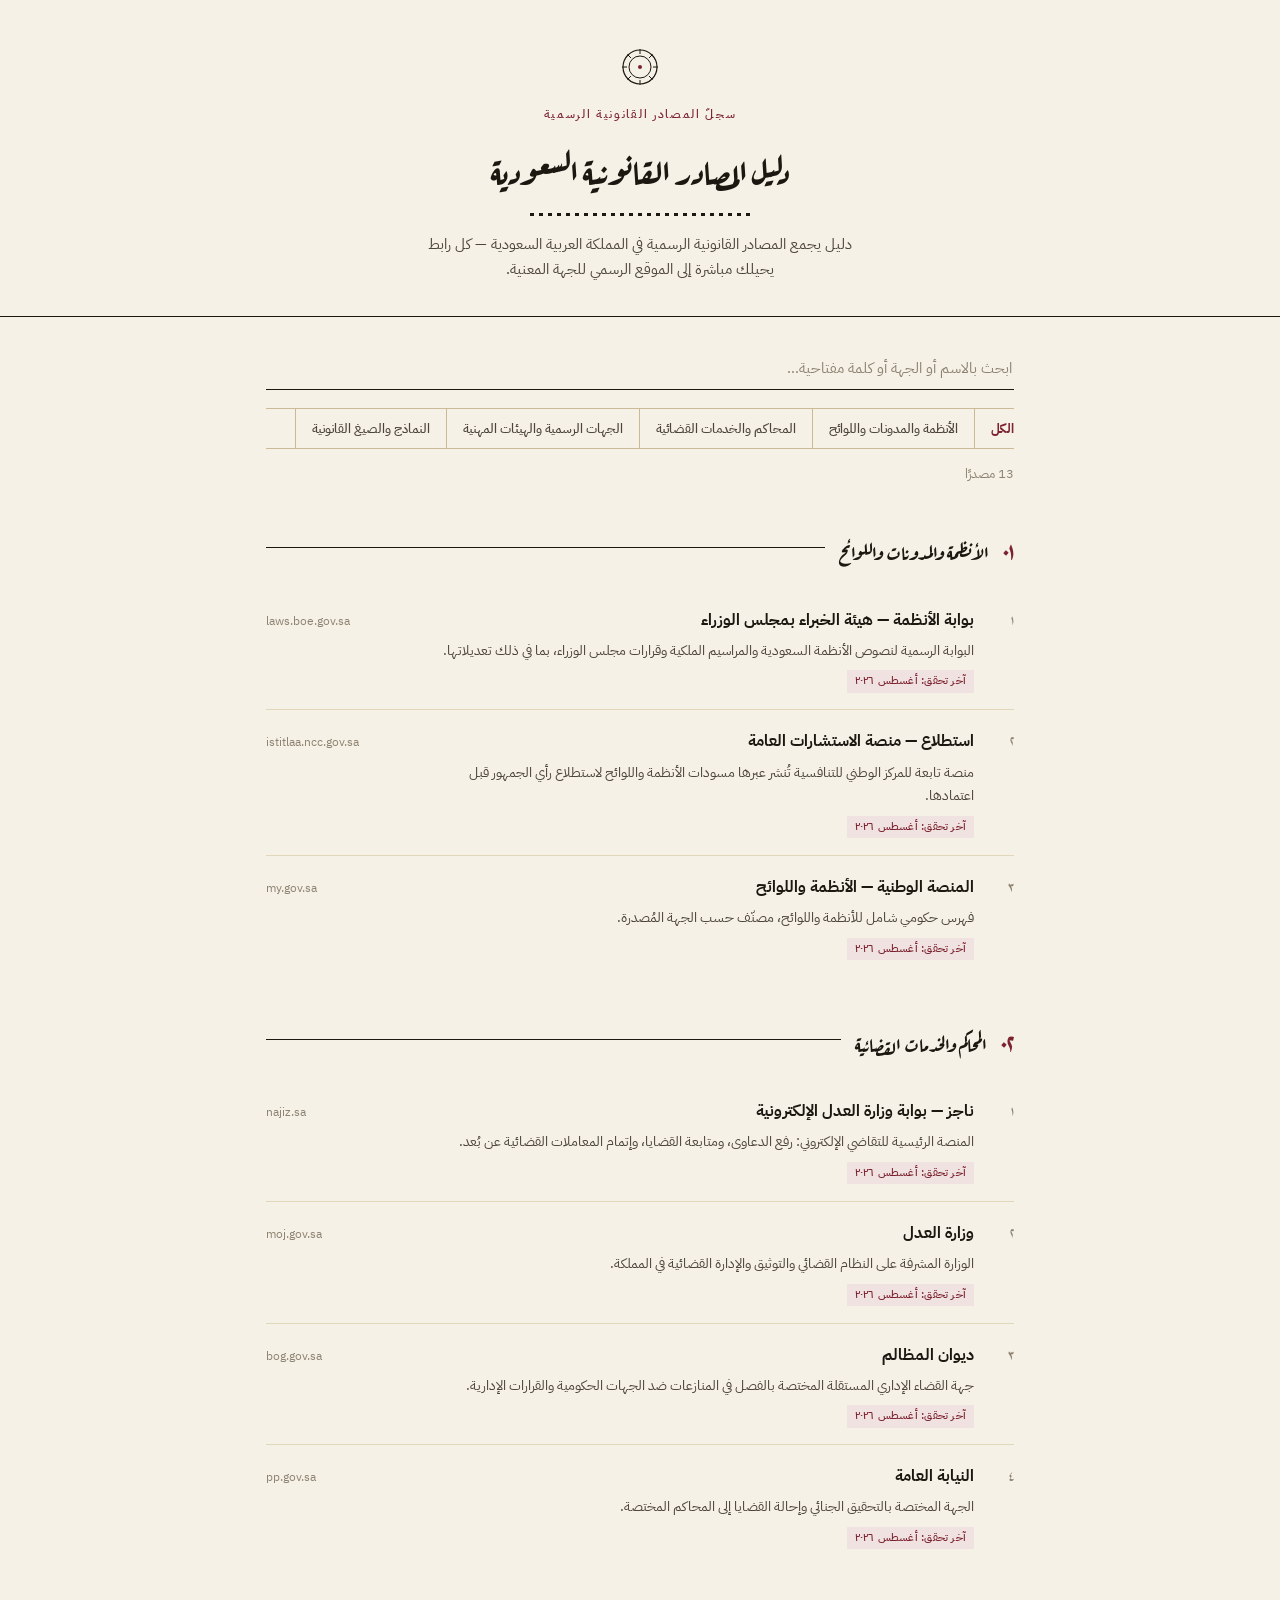
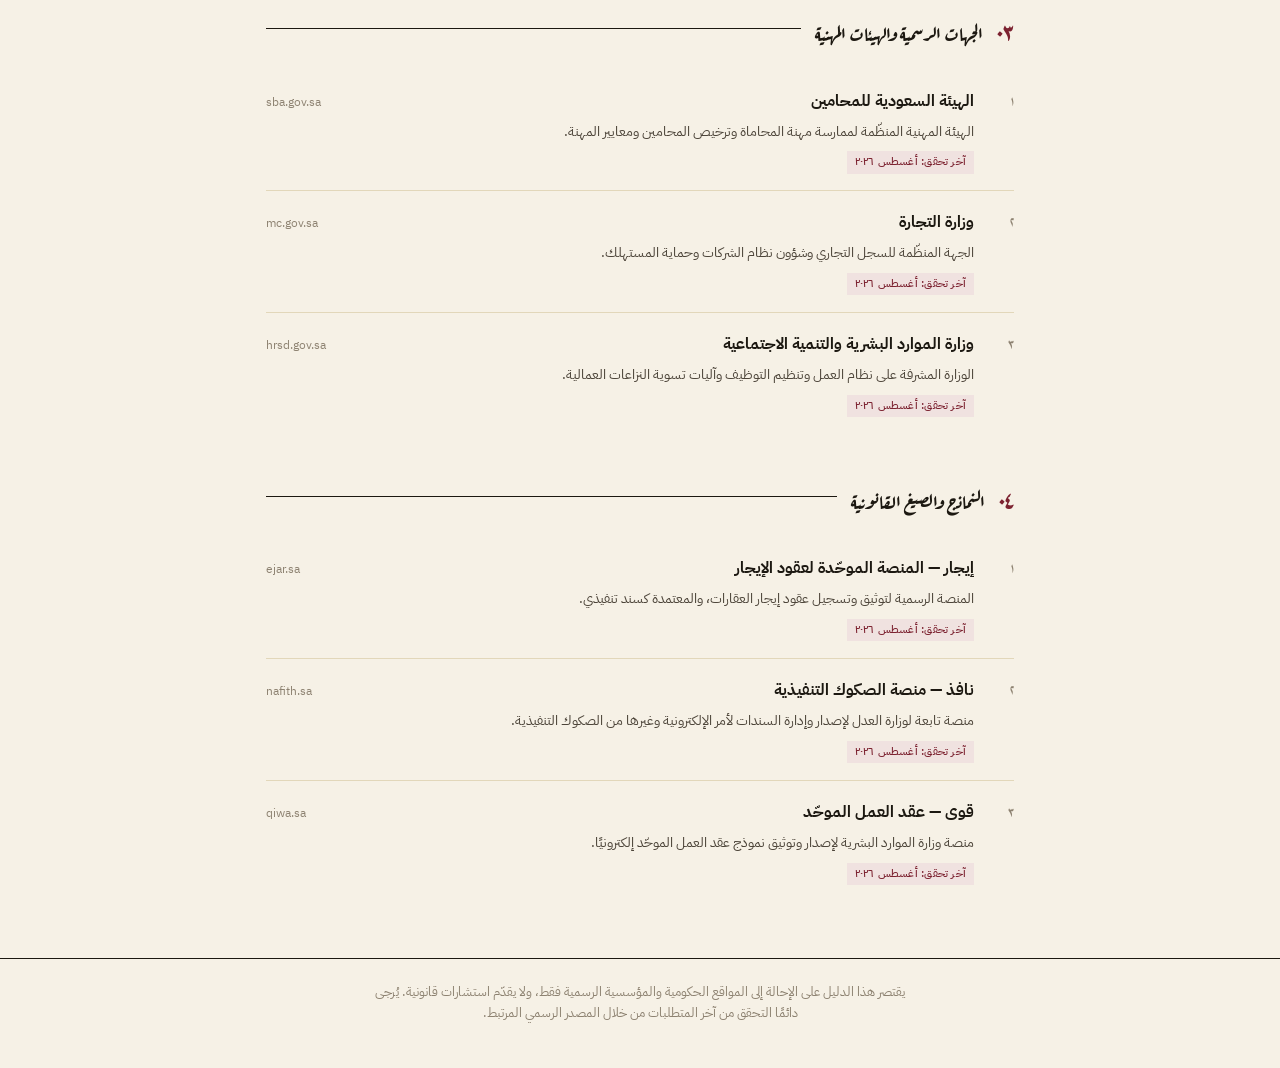
<file: index.html>
<!DOCTYPE html>
<html lang="ar" dir="rtl">
<head>
<meta charset="UTF-8" />
<meta name="viewport" content="width=device-width, initial-scale=1.0" />
<title>دليل المصادر القانونية السعودية</title>
<meta name="description" content="سجلّ يجمع المصادر القانونية الرسمية في المملكة العربية السعودية، ويحيل مباشرة إلى المواقع الرسمية لكل جهة." />
<link rel="preconnect" href="https://fonts.googleapis.com" />
<link rel="preconnect" href="https://fonts.gstatic.com" crossorigin />
<link href="https://fonts.googleapis.com/css2?family=Aref+Ruqaa:wght@400;700&family=IBM+Plex+Sans+Arabic:wght@400;500;600;700&display=swap" rel="stylesheet" />
<link rel="stylesheet" href="styles.css" />
</head>
<body>

<header class="site-header">
  <div class="wrap header-inner">
    <svg class="seal-mark" width="38" height="38" viewBox="0 0 38 38" fill="none" aria-hidden="true">
      <circle cx="19" cy="19" r="17" stroke="currentColor" stroke-width="1.2"/>
      <circle cx="19" cy="19" r="11" stroke="currentColor" stroke-width="1"/>
      <circle cx="19" cy="19" r="2" fill="currentColor" class="seal-dot"/>
      <g stroke="currentColor" stroke-width="1">
        <line x1="19" y1="1" x2="19" y2="6"/>
        <line x1="19" y1="32" x2="19" y2="37"/>
        <line x1="1" y1="19" x2="6" y2="19"/>
        <line x1="32" y1="19" x2="37" y2="19"/>
        <line x1="6.5" y1="6.5" x2="10" y2="10"/>
        <line x1="28" y1="28" x2="31.5" y2="31.5"/>
        <line x1="31.5" y1="6.5" x2="28" y2="10"/>
        <line x1="10" y1="28" x2="6.5" y2="31.5"/>
      </g>
    </svg>
    <span class="site-kicker">سجلّ المصادر القانونية الرسمية</span>
    <h1 class="site-title">دليل المصادر القانونية السعودية</h1>
    <div class="title-rule"></div>
    <p class="site-sub">دليل يجمع المصادر القانونية الرسمية في المملكة العربية السعودية — كل رابط يحيلك مباشرة إلى الموقع الرسمي للجهة المعنية.</p>
  </div>
</header>

<main class="wrap">

  <div class="controls">
    <input
      id="search"
      type="search"
      class="search-input"
      placeholder="ابحث بالاسم أو الجهة أو كلمة مفتاحية…"
      autocomplete="off"
    />
    <div class="filter-row" id="filters" role="group" aria-label="تصفية حسب التصنيف">
      <button class="filter-btn is-active" data-cat="all">الكل</button>
      <button class="filter-btn" data-cat="statutes">الأنظمة والمدونات واللوائح</button>
      <button class="filter-btn" data-cat="courts">المحاكم والخدمات القضائية</button>
      <button class="filter-btn" data-cat="agencies">الجهات الرسمية والهيئات المهنية</button>
      <button class="filter-btn" data-cat="forms">النماذج والصيغ القانونية</button>
    </div>
    <p class="result-count" id="resultCount"></p>
  </div>

  <div id="sections"></div>

  <p class="no-results" id="noResults" hidden>لا توجد نتائج مطابقة لبحثك.</p>

</main>

<footer class="site-footer">
  <div class="wrap">
    <p>يقتصر هذا الدليل على الإحالة إلى المواقع الحكومية والمؤسسية الرسمية فقط، ولا يقدّم استشارات قانونية. يُرجى دائمًا التحقق من آخر المتطلبات من خلال المصدر الرسمي المرتبط.</p>
  </div>
</footer>

<script src="data.js"></script>
<script src="script.js"></script>
</body>
</html>
</file>
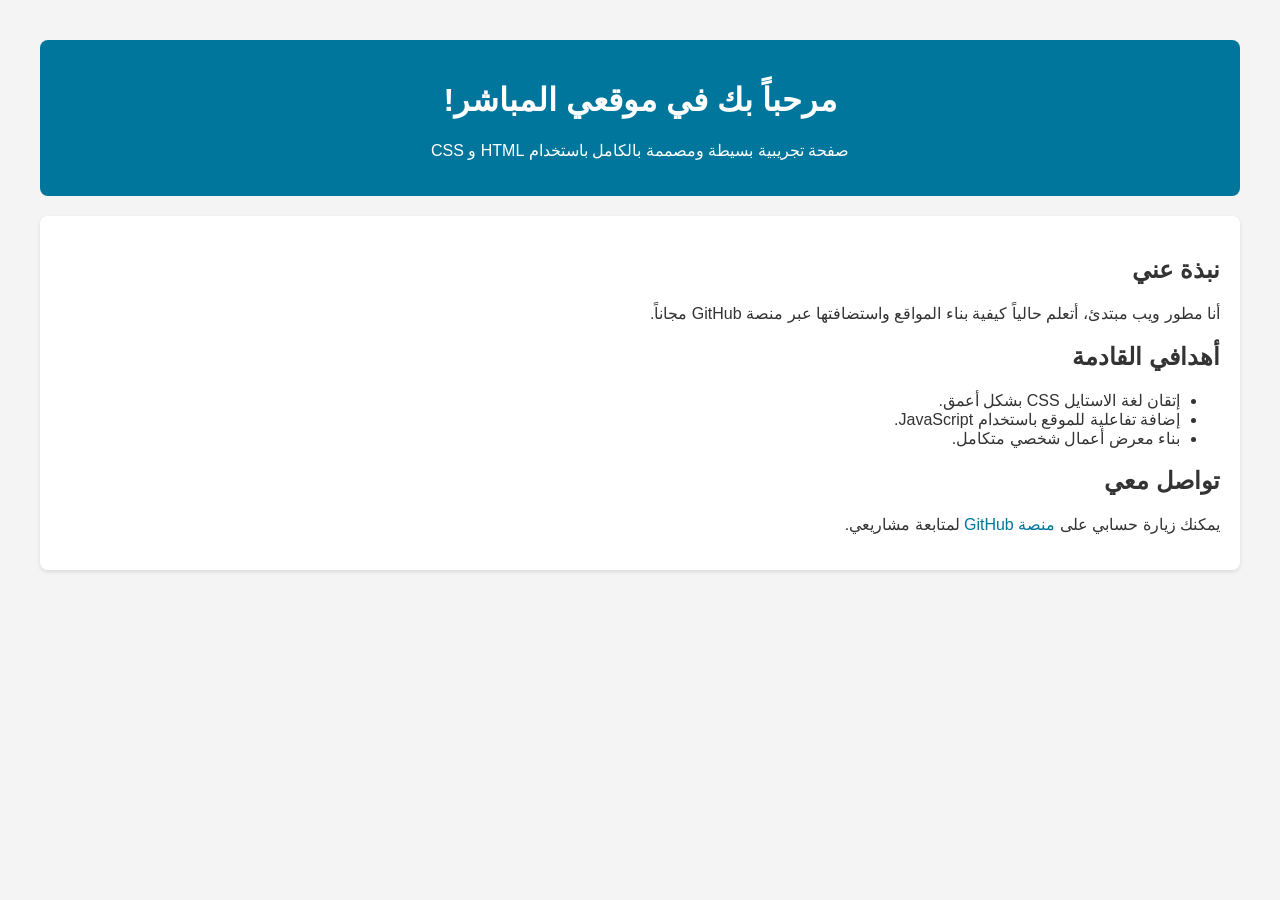
<file: mm.html>
<!DOCTYPE html>
<html lang="ar" dir="rtl">
<head>
    <meta charset="UTF-8">
    <meta name="viewport" content="width=device-width, initial-scale=1.0">
    <title>موقعي الشخصي</title>
    <style>
        body {
            font-family: Arial, sans-serif;
            margin: 40px;
            background-color: #f4f4f4;
            color: #333;
        }
        header {
            background-color: #00769d;
            color: white;
            padding: 20px;
            text-align: center;
            border-radius: 8px;
        }
        main {
            background: white;
            padding: 20px;
            margin-top: 20px;
            border-radius: 8px;
            box-shadow: 0 2px 4px rgba(0,0,0,0.1);
        }
        a {
            color: #00769d;
            text-decoration: none;
        }
    </style>
</head>
<body>

    <header>
        <h1>مرحباً بك في موقعي المباشر!</h1>
        <p>صفحة تجريبية بسيطة ومصممة بالكامل باستخدام HTML و CSS</p>
    </header>

    <main>
        <h2>نبذة عني</h2>
        <p>أنا مطور ويب مبتدئ، أتعلم حالياً كيفية بناء المواقع واستضافتها عبر منصة GitHub مجاناً.</p>
        
        <h2>أهدافي القادمة</h2>
        <ul>
            <li>إتقان لغة الاستايل CSS بشكل أعمق.</li>
            <li>إضافة تفاعلية للموقع باستخدام JavaScript.</li>
            <li>بناء معرض أعمال شخصي متكامل.</li>
        </ul>

        <h2>تواصل معي</h2>
        <p>يمكنك زيارة حسابي على <a href="https://github.com" target="_blank">منصة GitHub</a> لمتابعة مشاريعي.</p>
    </main>

</body>
</html>
</file>
<file: styles.css>
/* ==========================================================================
   الرموز — الألوان والخطوط
   ========================================================================== */
:root {
  --paper: #f6f1e6;
  --paper-deep: #ece2c9;
  --surface: #fefcf6;
  --ink: #1c1811;
  --ink-2: #4d453a;
  --ink-3: #8d8271;
  --rule: #cabb96;
  --rule-soft: #e2d7ba;
  --seal: #7c2230;
  --seal-tint: #f0e2e0;

  --font-display: "Aref Ruqaa", serif;
  --font-sans: "IBM Plex Sans Arabic", -apple-system, BlinkMacSystemFont, "Segoe UI", Tahoma, sans-serif;
}

@media (prefers-color-scheme: dark) {
  :root {
    --paper: #17140f;
    --paper-deep: #1f1b13;
    --surface: #1c1812;
    --ink: #ece5d5;
    --ink-2: #c1b8a3;
    --ink-3: #8c8372;
    --rule: #3c3526;
    --rule-soft: #2a251a;
    --seal: #d8899a;
    --seal-tint: #2a1a1c;
  }
}

* { box-sizing: border-box; }
html { -webkit-text-size-adjust: 100%; }

body {
  margin: 0;
  font-family: var(--font-sans);
  color: var(--ink);
  background: var(--paper);
  line-height: 1.75;
}

a { color: inherit; text-decoration: none; }

.wrap {
  max-width: 800px;
  margin: 0 auto;
  padding: 0 26px;
}

.serial { font-variant-numeric: tabular-nums; }

/* ==========================================================================
   الترويسة — خطاب رسمي، بلا تدرج أو ظل
   ========================================================================== */
.site-header {
  background: var(--paper);
  border-bottom: 1px solid var(--ink);
}

.header-inner {
  padding: 48px 26px 34px;
  text-align: center;
}

.seal-mark {
  margin: 0 auto 18px;
  display: block;
  color: var(--ink);
}

.seal-mark .seal-dot { color: var(--seal); fill: var(--seal); }

.site-kicker {
  display: block;
  font-size: 12px;
  font-weight: 500;
  letter-spacing: 0.14em;
  color: var(--seal);
  margin-bottom: 14px;
}

.site-title {
  font-family: var(--font-display);
  font-weight: 700;
  font-size: 34px;
  margin: 0 0 14px;
  color: var(--ink);
}

.title-rule {
  width: 220px;
  height: 3px;
  margin: 0 auto 16px;
  background-image: repeating-linear-gradient(90deg, var(--ink) 0 4px, transparent 4px 9px);
}

.site-sub {
  font-size: 14.5px;
  color: var(--ink-2);
  max-width: 48ch;
  margin: 0 auto;
}

/* ==========================================================================
   أدوات التحكم — بحث بخط سفلي وتبويبات فهرس
   ========================================================================== */
.controls { padding: 30px 0 0; }

.search-input {
  width: 100%;
  font-family: var(--font-sans);
  font-size: 15px;
  padding: 10px 2px;
  border: none;
  border-bottom: 1px solid var(--ink);
  background: transparent;
  color: var(--ink);
}

.search-input::placeholder { color: var(--ink-3); }
.search-input:focus { outline: none; border-bottom-color: var(--seal); }

.filter-row {
  display: flex;
  flex-wrap: wrap;
  margin-top: 18px;
  border-top: 1px solid var(--rule);
  border-bottom: 1px solid var(--rule);
}

.filter-btn {
  font-family: var(--font-sans);
  font-size: 13px;
  font-weight: 500;
  color: var(--ink-2);
  background: none;
  border: none;
  border-inline-end: 1px solid var(--rule);
  padding: 10px 16px;
  cursor: pointer;
}

.filter-btn:first-child { padding-inline-start: 0; }

.filter-btn:hover { color: var(--ink); }

.filter-btn.is-active { color: var(--seal); font-weight: 700; }

.result-count {
  font-size: 12.5px;
  color: var(--ink-3);
  margin: 14px 0 0;
}

/* ==========================================================================
   الأقسام — ترقيم فصول
   ========================================================================== */
.section { margin-top: 40px; }

.section-head {
  display: flex;
  align-items: baseline;
  gap: 14px;
  margin-bottom: 4px;
}

.section-num {
  font-family: var(--font-display);
  font-weight: 700;
  font-size: 26px;
  color: var(--seal);
}

.section-title {
  font-family: var(--font-display);
  font-weight: 700;
  font-size: 19px;
  color: var(--ink);
}

.section-rule {
  flex: 1;
  height: 1px;
  background: var(--ink);
  align-self: center;
}

/* ==========================================================================
   العناصر — صفوف سجل، لا بطاقات
   ========================================================================== */
.entry-list {
  list-style: none;
  margin: 18px 0 0;
  padding: 0;
}

.entry {
  display: block;
  padding: 16px 0;
  border-bottom: 1px solid var(--rule-soft);
}

.entry:last-child { border-bottom: none; }

.entry-row { display: flex; align-items: baseline; gap: 14px; }

.entry-num {
  font-family: var(--font-display);
  font-size: 15px;
  color: var(--ink-3);
  flex: none;
  width: 26px;
}

.entry-body { flex: 1; min-width: 0; }

.entry-top {
  display: flex;
  align-items: baseline;
  justify-content: space-between;
  gap: 14px;
}

.entry-name { font-size: 15.5px; font-weight: 700; color: var(--ink); }

.entry:hover .entry-name { color: var(--seal); }

.entry-domain {
  font-family: var(--font-sans);
  font-size: 11.5px;
  color: var(--ink-3);
  white-space: nowrap;
}

.entry-desc {
  font-size: 13.5px;
  color: var(--ink-2);
  margin: 6px 0 0;
  max-width: 68ch;
}

.entry-verified {
  display: inline-block;
  margin-top: 8px;
  font-size: 10.5px;
  font-weight: 500;
  letter-spacing: 0.02em;
  color: var(--seal);
  background: var(--seal-tint);
  padding: 2px 8px;
}

.no-results {
  color: var(--ink-3);
  padding: 48px 0;
  text-align: center;
}

/* ==========================================================================
   التذييل
   ========================================================================== */
.site-footer {
  border-top: 1px solid var(--ink);
  margin-top: 56px;
  padding: 22px 0 44px;
}

.site-footer p {
  font-size: 12.5px;
  color: var(--ink-3);
  max-width: 68ch;
  margin: 0 auto;
  text-align: center;
}

/* ==========================================================================
   التجاوب
   ========================================================================== */
@media (max-width: 520px) {
  .header-inner { padding: 40px 20px 28px; }
  .site-title { font-size: 27px; }
  .entry-top { flex-direction: column; gap: 4px; }
}
</file>
